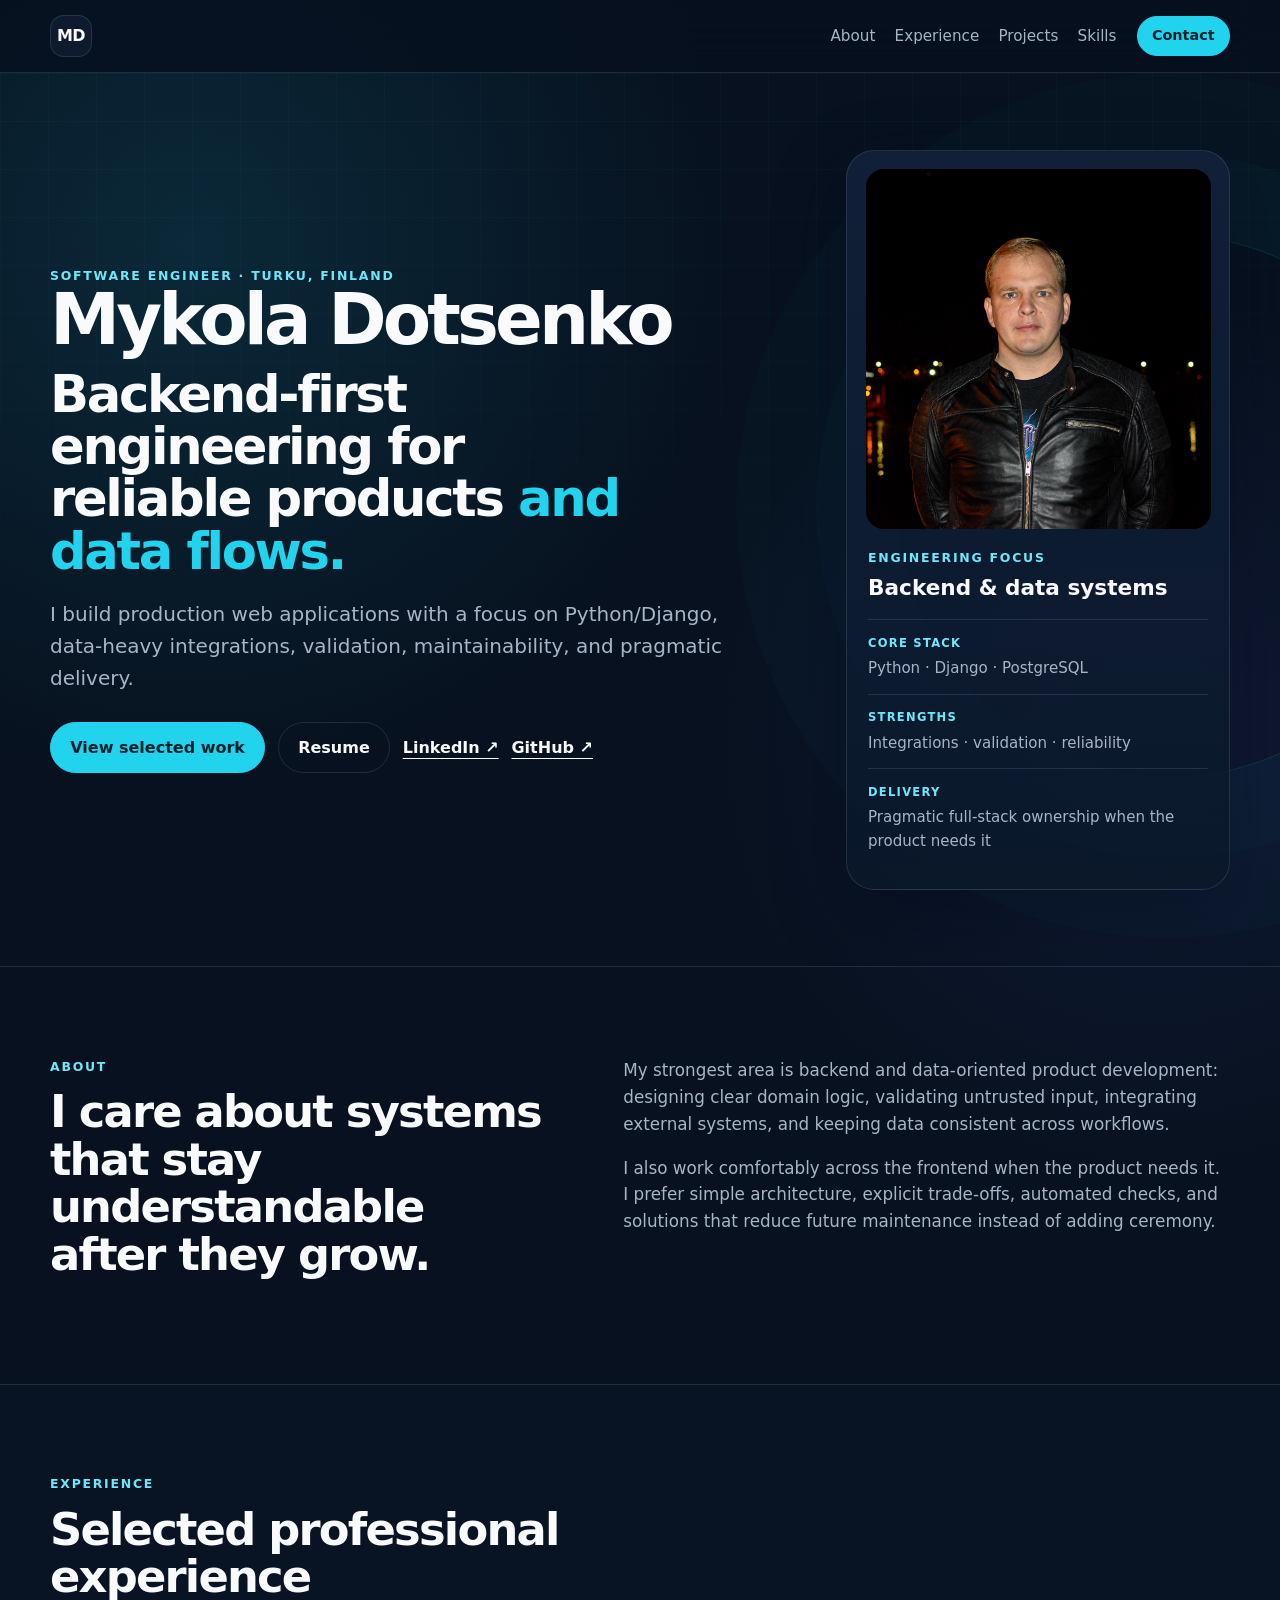
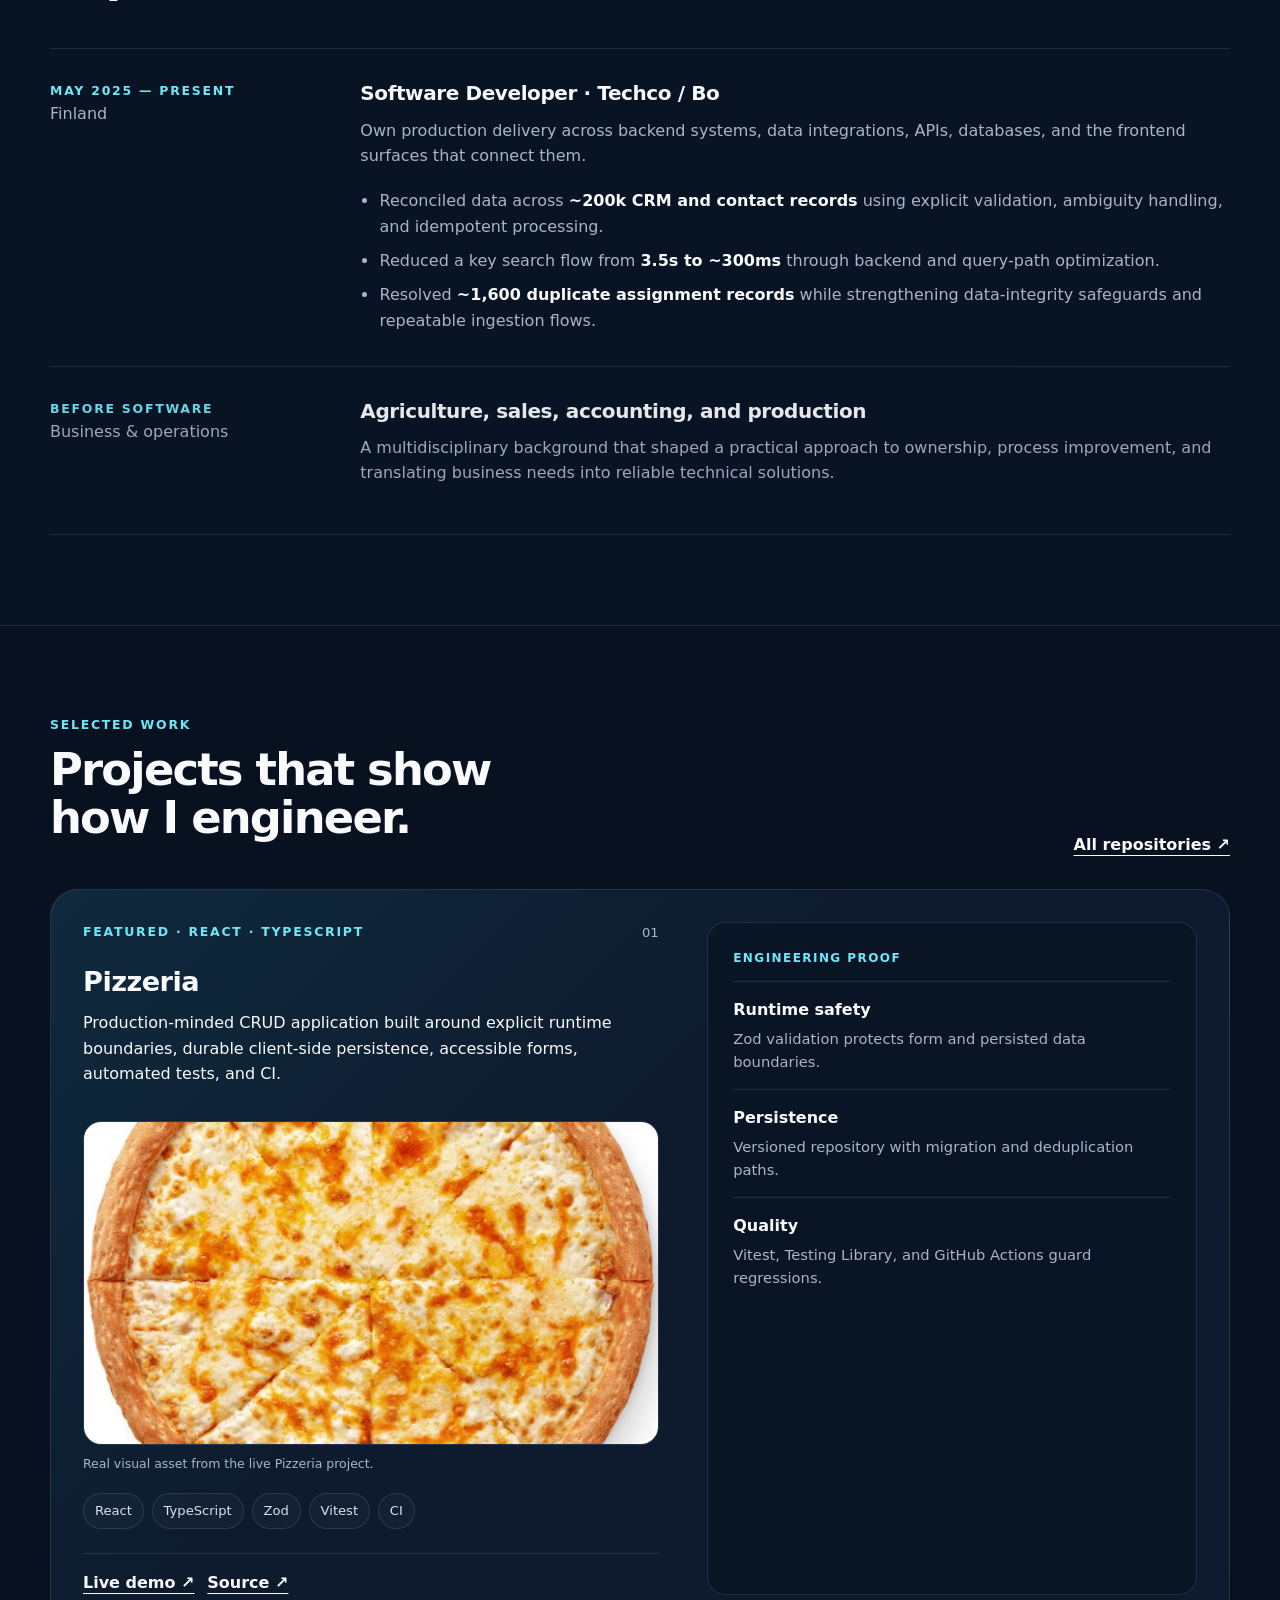
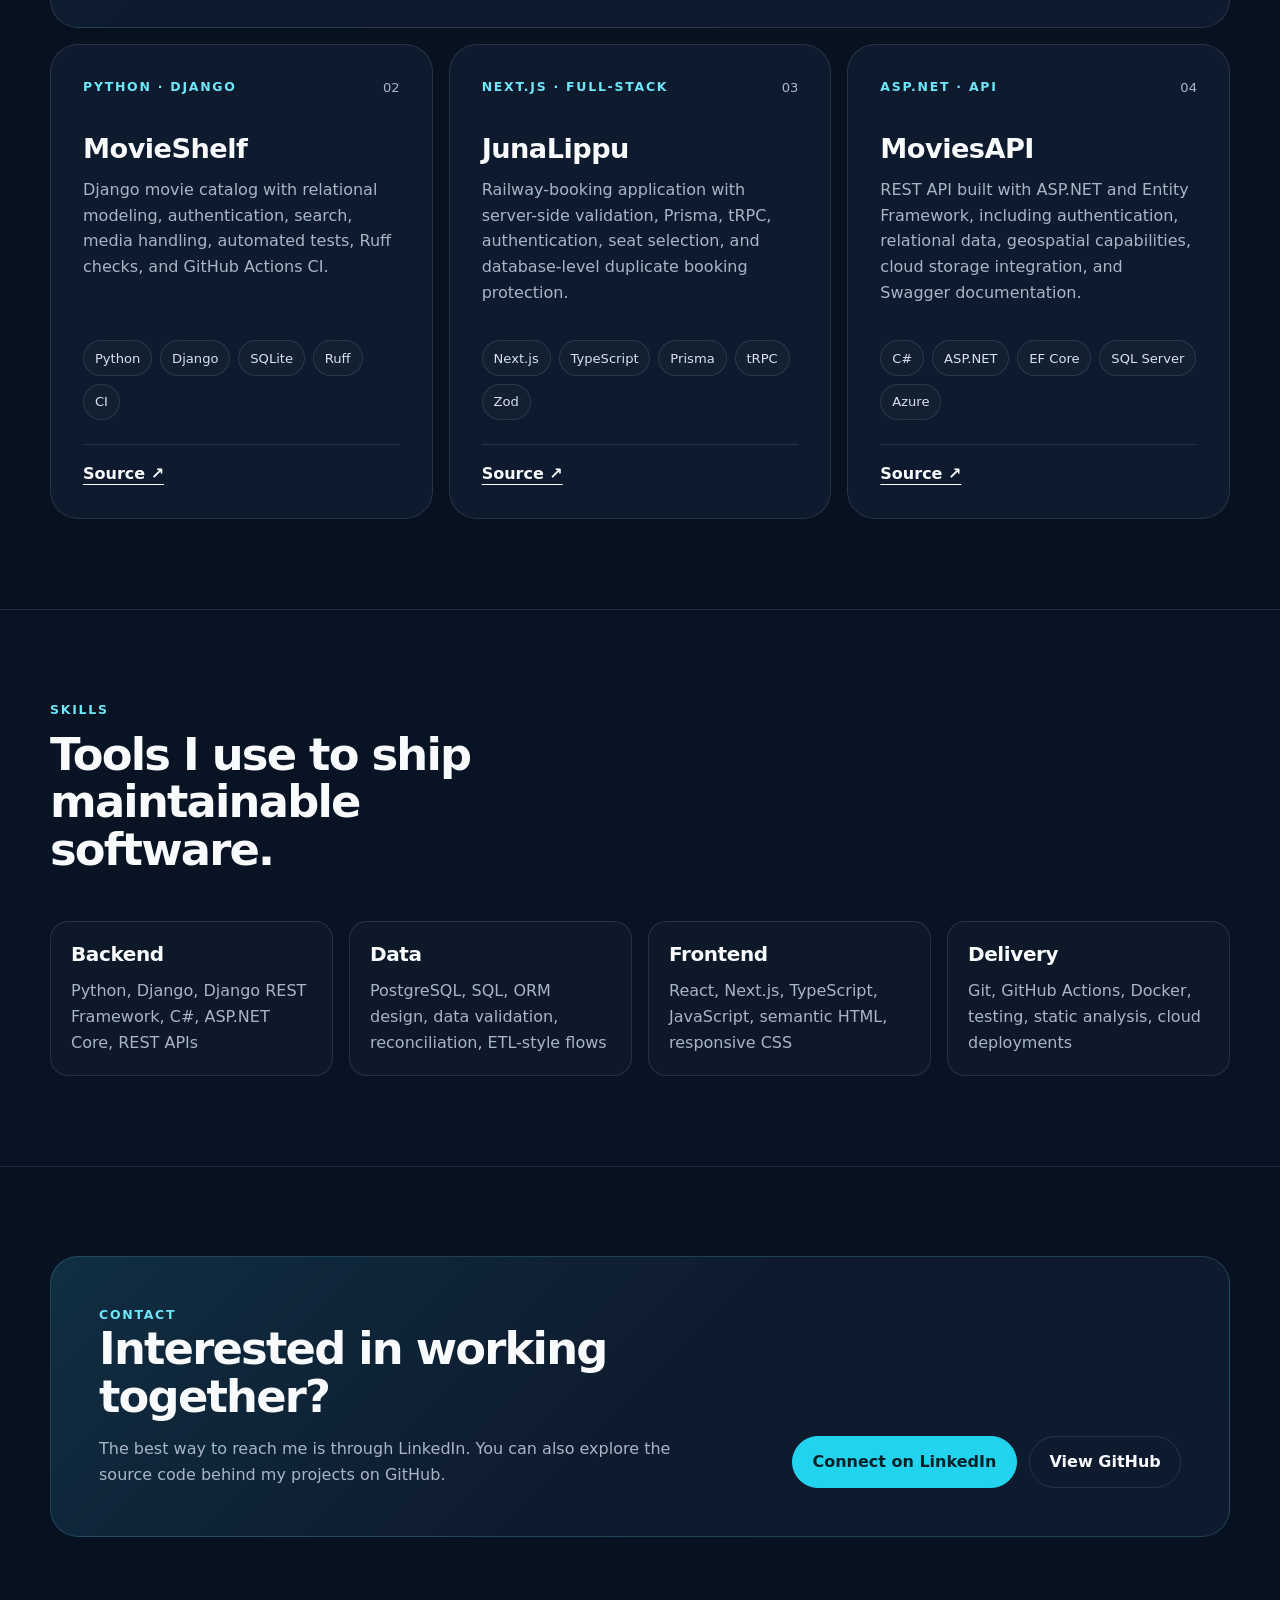
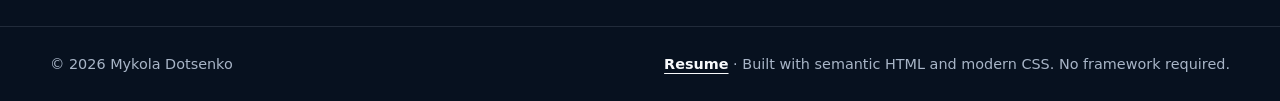
<file: index.html>
<!DOCTYPE html>
<html lang="en">
  <head>
    <meta charset="UTF-8">
    <meta name="viewport" content="width=device-width, initial-scale=1">

    <title>Mykola Dotsenko — Software Engineer</title>
    <meta
      name="description"
      content="Mykola Dotsenko — Software Engineer focused on Python/Django, backend systems, data integrations, and reliable web products.">
    <meta name="robots" content="index, follow">
    <meta name="theme-color" content="#07111f">
    <link rel="canonical" href="https://mykoladotsenko.github.io/developer-profile/">

    <meta property="og:type" content="website">
    <meta property="og:title" content="Mykola Dotsenko — Software Engineer">
    <meta
      property="og:description"
      content="Backend-first software engineering for reliable products and data flows.">
    <meta property="og:url" content="https://mykoladotsenko.github.io/developer-profile/">
    <meta property="og:site_name" content="Mykola Dotsenko — Developer Profile">
    <meta
      property="og:image"
      content="https://mykoladotsenko.github.io/developer-profile/social-preview.png">
    <meta property="og:image:type" content="image/png">
    <meta property="og:image:width" content="1200">
    <meta property="og:image:height" content="630">
    <meta
      property="og:image:alt"
      content="Mykola Dotsenko — Software Engineer focused on backend, data, and integrations.">

    <meta name="twitter:card" content="summary_large_image">
    <meta name="twitter:title" content="Mykola Dotsenko — Software Engineer">
    <meta
      name="twitter:description"
      content="Backend-first software engineering for reliable products and data flows.">
    <meta
      name="twitter:image"
      content="https://mykoladotsenko.github.io/developer-profile/social-preview.png">

    <link rel="icon" href="favicon.svg" type="image/svg+xml">
    <link rel="stylesheet" href="styles.css">
  </head>

  <body>
    <a class="skip-link" href="#main">Skip to main content</a>

    <header class="site-header">
      <div class="container nav-shell">
        <a class="brand" href="#top" aria-label="Mykola Dotsenko home">MD</a>

        <nav class="primary-nav" aria-label="Primary navigation">
          <a href="#about">About</a>
          <a href="#experience">Experience</a>
          <a href="#projects">Projects</a>
          <a href="#skills">Skills</a>
        </nav>

        <a class="button button-small header-contact" href="#contact">Contact</a>
      </div>
    </header>

    <main id="main">
      <section class="hero" id="top">
        <div class="container hero-grid">
          <div class="hero-copy">
            <p class="eyebrow">Software Engineer · Turku, Finland</p>

            <h1>Mykola Dotsenko</h1>

            <p class="hero-statement">
              Backend-first engineering for reliable products
              <span class="accent-text">and data flows.</span>
            </p>

            <p class="lede">
              I build production web applications with a focus on Python/Django,
              data-heavy integrations, validation, maintainability, and pragmatic delivery.
            </p>

            <div class="hero-actions" role="group" aria-label="Primary actions">
              <a class="button" href="#projects">View selected work</a>
              <a class="button button-secondary" href="resume.html">Resume</a>
              <a
                class="text-link"
                href="https://www.linkedin.com/in/mykola-dotsenko/"
                target="_blank"
                rel="noreferrer"
              >
                LinkedIn ↗
              </a>
              <a
                class="text-link"
                href="https://github.com/MykolaDotsenko"
                target="_blank"
                rel="noreferrer"
              >
                GitHub ↗
              </a>
            </div>
          </div>

          <aside class="profile-card" aria-label="Profile summary">
            <img
              class="avatar"
              src="avatar.jpg"
              alt="Portrait of Mykola Dotsenko"
              width="360"
              height="360">

            <div class="profile-intro">
              <p class="profile-label">Engineering focus</p>
              <p class="profile-title">Backend &amp; data systems</p>
            </div>

            <dl class="profile-facts">
              <div>
                <dt>Core stack</dt>
                <dd>Python · Django · PostgreSQL</dd>
              </div>
              <div>
                <dt>Strengths</dt>
                <dd>Integrations · validation · reliability</dd>
              </div>
              <div>
                <dt>Delivery</dt>
                <dd>Pragmatic full-stack ownership when the product needs it</dd>
              </div>
            </dl>
          </aside>
        </div>
      </section>

      <section class="section" id="about">
        <div class="container section-grid">
          <div>
            <p class="section-kicker">About</p>
            <h2>I care about systems that stay understandable after they grow.</h2>
          </div>

          <div class="prose">
            <p>
              My strongest area is backend and data-oriented product development:
              designing clear domain logic, validating untrusted input, integrating
              external systems, and keeping data consistent across workflows.
            </p>
            <p>
              I also work comfortably across the frontend when the product needs it.
              I prefer simple architecture, explicit trade-offs, automated checks,
              and solutions that reduce future maintenance instead of adding ceremony.
            </p>
          </div>
        </div>
      </section>

      <section class="section section-muted" id="experience">
        <div class="container">
          <div class="section-heading">
            <div>
              <p class="section-kicker">Experience</p>
              <h2>Selected professional experience</h2>
            </div>
          </div>

          <article class="timeline-card">
            <div class="timeline-meta">
              <p class="timeline-date">May 2025 — Present</p>
              <p>Finland</p>
            </div>

            <div>
              <h3>Software Developer · Techco / Bo</h3>
              <p class="timeline-summary">
                Own production delivery across backend systems, data integrations, APIs,
                databases, and the frontend surfaces that connect them.
              </p>
              <ul class="bullet-list impact-list">
                <li>
                  Reconciled data across <strong>~200k CRM and contact records</strong>
                  using explicit validation, ambiguity handling, and idempotent processing.
                </li>
                <li>
                  Reduced a key search flow from <strong>3.5s to ~300ms</strong> through
                  backend and query-path optimization.
                </li>
                <li>
                  Resolved <strong>~1,600 duplicate assignment records</strong> while
                  strengthening data-integrity safeguards and repeatable ingestion flows.
                </li>
              </ul>
            </div>
          </article>

          <article class="timeline-card timeline-card-secondary">
            <div class="timeline-meta">
              <p class="timeline-date">Before software</p>
              <p>Business &amp; operations</p>
            </div>

            <div>
              <h3>Agriculture, sales, accounting, and production</h3>
              <p class="timeline-summary">
                A multidisciplinary background that shaped a practical approach to
                ownership, process improvement, and translating business needs into
                reliable technical solutions.
              </p>
            </div>
          </article>
        </div>
      </section>

      <section class="section" id="projects">
        <div class="container">
          <div class="section-heading">
            <div>
              <p class="section-kicker">Selected work</p>
              <h2>Projects that show how I engineer.</h2>
            </div>
            <a
              class="text-link"
              href="https://github.com/MykolaDotsenko"
              target="_blank"
              rel="noreferrer"
            >
              All repositories ↗
            </a>
          </div>

          <div class="project-grid">
            <article class="project-card project-card-featured">
              <div class="featured-project-copy">
                <div class="project-card-topline">
                  <span class="project-type">Featured · React · TypeScript</span>
                  <span aria-hidden="true">01</span>
                </div>
                <h3>Pizzeria</h3>
                <p>
                  Production-minded CRUD application built around explicit runtime
                  boundaries, durable client-side persistence, accessible forms,
                  automated tests, and CI.
                </p>

                <figure class="project-visual">
                  <img
                    src="pizzeria-preview.jpg"
                    alt="Pizza image used in the Pizzeria project interface">
                  <figcaption>Real visual asset from the live Pizzeria project.</figcaption>
                </figure>

                <div class="tag-list">
                  <span>React</span>
                  <span>TypeScript</span>
                  <span>Zod</span>
                  <span>Vitest</span>
                  <span>CI</span>
                </div>
                <div class="project-links">
                  <a
                    href="https://pizza-react-typescript.vercel.app"
                    target="_blank"
                    rel="noreferrer"
                  >
                    Live demo ↗
                  </a>
                  <a
                    href="https://github.com/MykolaDotsenko/Pizzeria-React-Typescript-Project"
                    target="_blank"
                    rel="noreferrer"
                  >
                    Source ↗
                  </a>
                </div>
              </div>

              <aside class="project-proof" aria-label="Pizzeria engineering proof">
                <p class="proof-kicker">Engineering proof</p>
                <dl>
                  <div>
                    <dt>Runtime safety</dt>
                    <dd>Zod validation protects form and persisted data boundaries.</dd>
                  </div>
                  <div>
                    <dt>Persistence</dt>
                    <dd>Versioned repository with migration and deduplication paths.</dd>
                  </div>
                  <div>
                    <dt>Quality</dt>
                    <dd>Vitest, Testing Library, and GitHub Actions guard regressions.</dd>
                  </div>
                </dl>
              </aside>
            </article>

            <article class="project-card project-card-compact">
              <div class="project-card-topline">
                <span class="project-type">Python · Django</span>
                <span aria-hidden="true">02</span>
              </div>
              <h3>MovieShelf</h3>
              <p>
                Django movie catalog with relational modeling, authentication, search,
                media handling, automated tests, Ruff checks, and GitHub Actions CI.
              </p>
              <div class="tag-list">
                <span>Python</span>
                <span>Django</span>
                <span>SQLite</span>
                <span>Ruff</span>
                <span>CI</span>
              </div>
              <div class="project-links">
                <a
                  href="https://github.com/MykolaDotsenko/DjangoMovieProject"
                  target="_blank"
                  rel="noreferrer"
                >
                  Source ↗
                </a>
              </div>
            </article>

            <article class="project-card project-card-compact">
              <div class="project-card-topline">
                <span class="project-type">Next.js · Full-stack</span>
                <span aria-hidden="true">03</span>
              </div>
              <h3>JunaLippu</h3>
              <p>
                Railway-booking application with server-side validation, Prisma,
                tRPC, authentication, seat selection, and database-level duplicate
                booking protection.
              </p>
              <div class="tag-list">
                <span>Next.js</span>
                <span>TypeScript</span>
                <span>Prisma</span>
                <span>tRPC</span>
                <span>Zod</span>
              </div>
              <div class="project-links">
                <a
                  href="https://github.com/MykolaDotsenko/JunaLippu"
                  target="_blank"
                  rel="noreferrer"
                >
                  Source ↗
                </a>
              </div>
            </article>

            <article class="project-card project-card-compact">
              <div class="project-card-topline">
                <span class="project-type">ASP.NET · API</span>
                <span aria-hidden="true">04</span>
              </div>
              <h3>MoviesAPI</h3>
              <p>
                REST API built with ASP.NET and Entity Framework, including
                authentication, relational data, geospatial capabilities, cloud
                storage integration, and Swagger documentation.
              </p>
              <div class="tag-list">
                <span>C#</span>
                <span>ASP.NET</span>
                <span>EF Core</span>
                <span>SQL Server</span>
                <span>Azure</span>
              </div>
              <div class="project-links">
                <a
                  href="https://github.com/MykolaDotsenko/MoviesAPI"
                  target="_blank"
                  rel="noreferrer"
                >
                  Source ↗
                </a>
              </div>
            </article>
          </div>
        </div>
      </section>

      <section class="section section-muted" id="skills">
        <div class="container">
          <div class="section-heading">
            <div>
              <p class="section-kicker">Skills</p>
              <h2>Tools I use to ship maintainable software.</h2>
            </div>
          </div>

          <div class="skill-grid">
            <article class="skill-card">
              <h3>Backend</h3>
              <p>Python, Django, Django REST Framework, C#, ASP.NET Core, REST APIs</p>
            </article>
            <article class="skill-card">
              <h3>Data</h3>
              <p>PostgreSQL, SQL, ORM design, data validation, reconciliation, ETL-style flows</p>
            </article>
            <article class="skill-card">
              <h3>Frontend</h3>
              <p>React, Next.js, TypeScript, JavaScript, semantic HTML, responsive CSS</p>
            </article>
            <article class="skill-card">
              <h3>Delivery</h3>
              <p>Git, GitHub Actions, Docker, testing, static analysis, cloud deployments</p>
            </article>
          </div>
        </div>
      </section>

      <section class="section contact-section" id="contact">
        <div class="container contact-card">
          <div>
            <p class="section-kicker">Contact</p>
            <h2>Interested in working together?</h2>
            <p>
              The best way to reach me is through LinkedIn. You can also explore the
              source code behind my projects on GitHub.
            </p>
          </div>

          <div class="contact-actions">
            <a
              class="button"
              href="https://www.linkedin.com/in/mykola-dotsenko/"
              target="_blank"
              rel="noreferrer"
            >
              Connect on LinkedIn
            </a>
            <a
              class="button button-secondary"
              href="https://github.com/MykolaDotsenko"
              target="_blank"
              rel="noreferrer"
            >
              View GitHub
            </a>
          </div>
        </div>
      </section>
    </main>

    <footer class="site-footer">
      <div class="container footer-shell">
        <p>© 2026 Mykola Dotsenko</p>
        <p>
          <a class="footer-link" href="resume.html">Resume</a>
          · Built with semantic HTML and modern CSS. No framework required.
        </p>
      </div>
    </footer>
  </body>
</html>
</file>
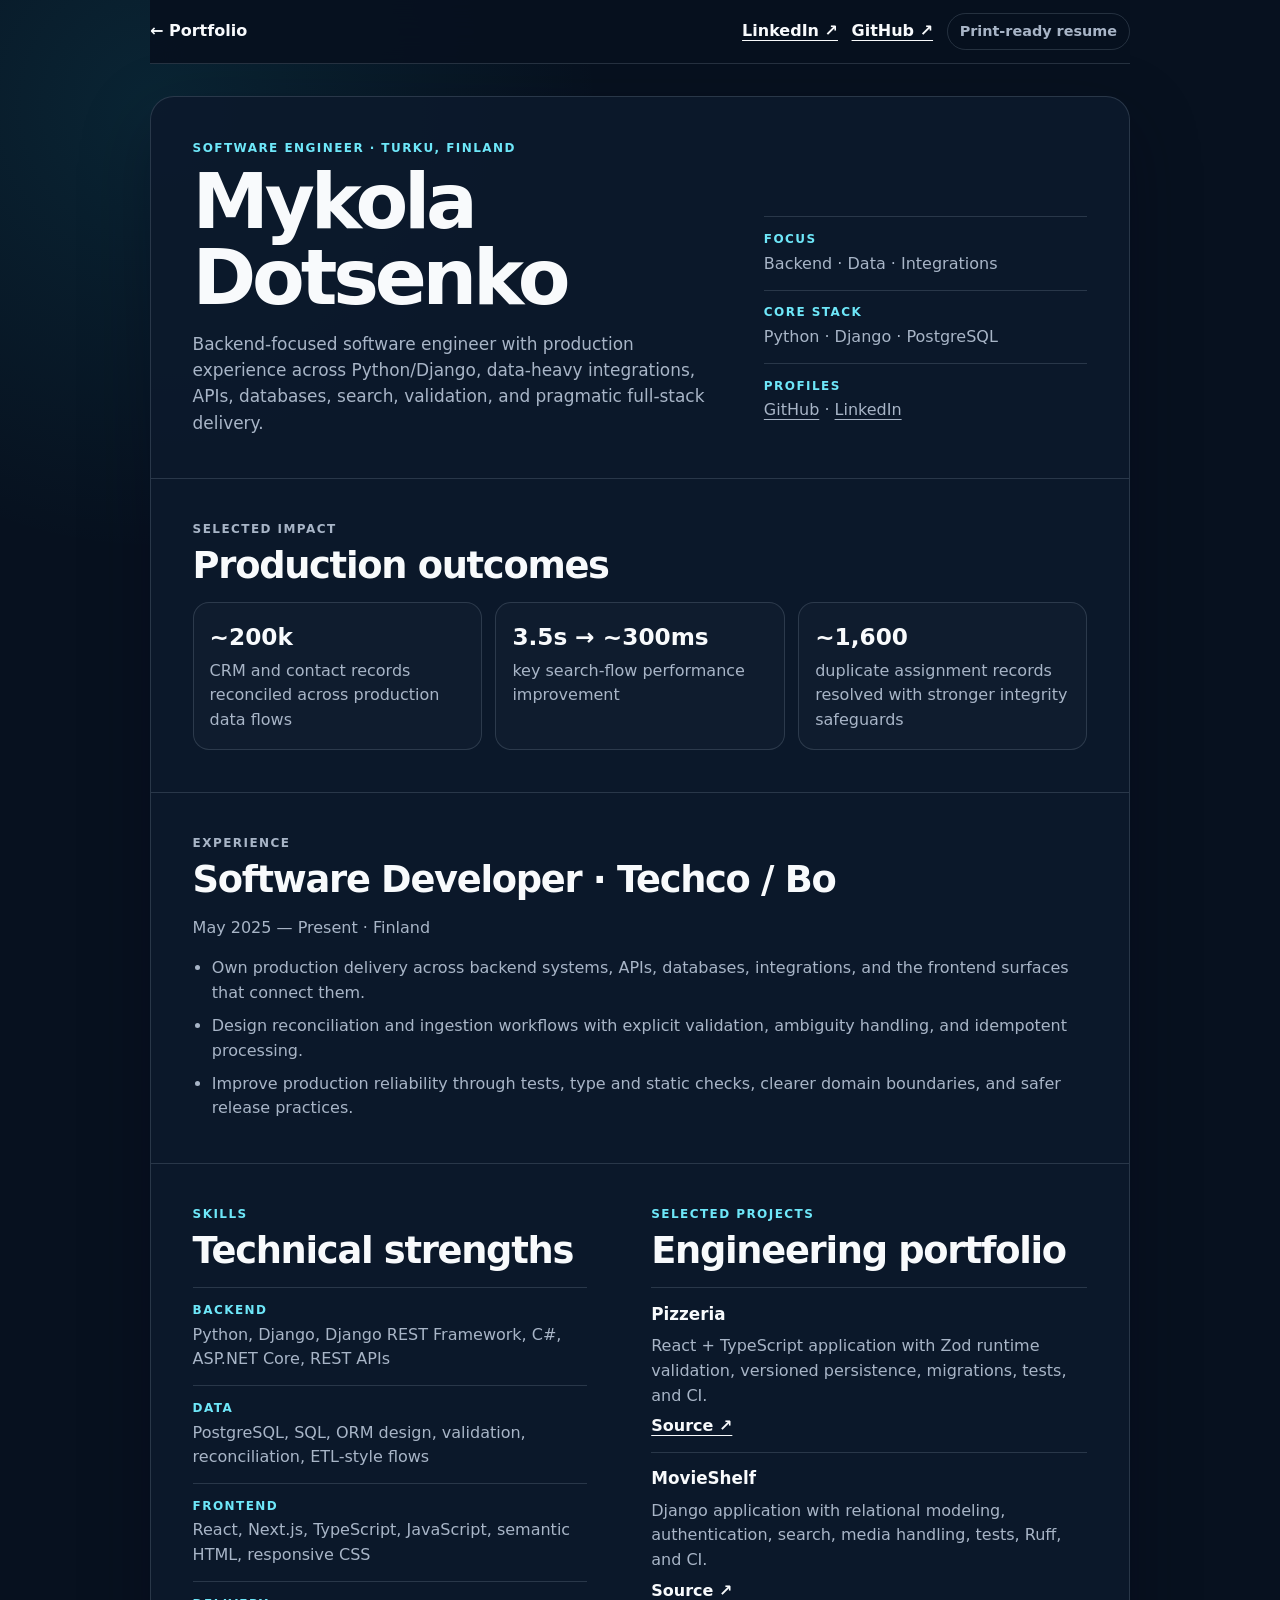
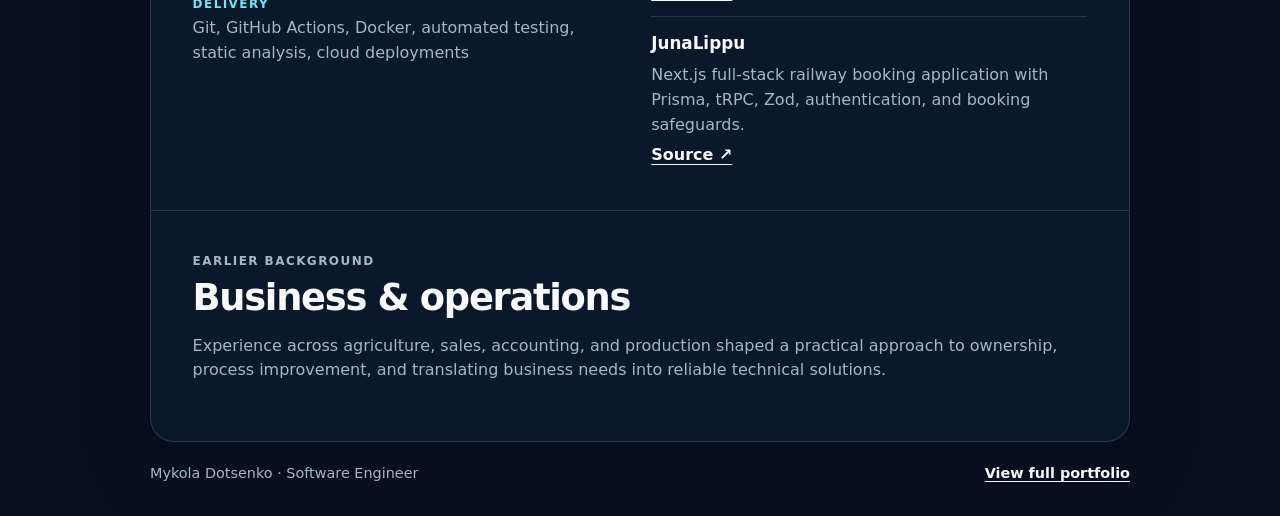
<file: resume.html>
<!DOCTYPE html>
<html lang="en">
  <head>
    <meta charset="UTF-8">
    <meta name="viewport" content="width=device-width, initial-scale=1">

    <title>Mykola Dotsenko — Software Engineer Resume</title>
    <meta
      name="description"
      content="Resume for Mykola Dotsenko, Software Engineer focused on Python/Django, backend systems, data integrations, and production reliability.">
    <meta name="robots" content="index, follow">
    <meta name="theme-color" content="#07111f">
    <link
      rel="canonical"
      href="https://mykoladotsenko.github.io/developer-profile/resume.html">
    <link rel="icon" href="favicon.svg" type="image/svg+xml">
    <link rel="stylesheet" href="resume.css">
  </head>

  <body>
    <a class="skip-link" href="#resume">Skip to resume</a>

    <header class="resume-toolbar" aria-label="Resume actions">
      <a class="toolbar-link" href="index.html">← Portfolio</a>
      <div class="toolbar-actions">
        <a
          href="https://www.linkedin.com/in/mykola-dotsenko/"
          target="_blank"
          rel="noreferrer"
        >
          LinkedIn ↗
        </a>
        <a
          href="https://github.com/MykolaDotsenko"
          target="_blank"
          rel="noreferrer"
        >
          GitHub ↗
        </a>
        <span class="print-note">Print-ready resume</span>
      </div>
    </header>

    <main class="resume" id="resume">
      <section class="resume-hero" aria-labelledby="resume-name">
        <div>
          <p class="eyebrow">Software Engineer · Turku, Finland</p>
          <h1 id="resume-name">Mykola Dotsenko</h1>
          <p class="summary">
            Backend-focused software engineer with production experience across
            Python/Django, data-heavy integrations, APIs, databases, search,
            validation, and pragmatic full-stack delivery.
          </p>
        </div>

        <dl class="identity-facts">
          <div>
            <dt>Focus</dt>
            <dd>Backend · Data · Integrations</dd>
          </div>
          <div>
            <dt>Core stack</dt>
            <dd>Python · Django · PostgreSQL</dd>
          </div>
          <div>
            <dt>Profiles</dt>
            <dd>
              <a href="https://github.com/MykolaDotsenko">GitHub</a>
              ·
              <a href="https://www.linkedin.com/in/mykola-dotsenko/">LinkedIn</a>
            </dd>
          </div>
        </dl>
      </section>

      <section class="resume-section" aria-labelledby="impact-heading">
        <p class="section-kicker">Selected impact</p>
        <h2 id="impact-heading">Production outcomes</h2>

        <div class="metric-grid">
          <article>
            <strong>~200k</strong>
            <span>CRM and contact records reconciled across production data flows</span>
          </article>
          <article>
            <strong>3.5s → ~300ms</strong>
            <span>key search-flow performance improvement</span>
          </article>
          <article>
            <strong>~1,600</strong>
            <span>duplicate assignment records resolved with stronger integrity safeguards</span>
          </article>
        </div>
      </section>

      <section class="resume-section" aria-labelledby="experience-heading">
        <p class="section-kicker">Experience</p>
        <h2 id="experience-heading">Software Developer · Techco / Bo</h2>
        <p class="meta">May 2025 — Present · Finland</p>

        <ul>
          <li>
            Own production delivery across backend systems, APIs, databases,
            integrations, and the frontend surfaces that connect them.
          </li>
          <li>
            Design reconciliation and ingestion workflows with explicit
            validation, ambiguity handling, and idempotent processing.
          </li>
          <li>
            Improve production reliability through tests, type and static
            checks, clearer domain boundaries, and safer release practices.
          </li>
        </ul>
      </section>

      <section class="resume-section split" aria-labelledby="skills-heading">
        <div>
          <p class="section-kicker">Skills</p>
          <h2 id="skills-heading">Technical strengths</h2>

          <dl class="skills-list">
            <div>
              <dt>Backend</dt>
              <dd>Python, Django, Django REST Framework, C#, ASP.NET Core, REST APIs</dd>
            </div>
            <div>
              <dt>Data</dt>
              <dd>PostgreSQL, SQL, ORM design, validation, reconciliation, ETL-style flows</dd>
            </div>
            <div>
              <dt>Frontend</dt>
              <dd>React, Next.js, TypeScript, JavaScript, semantic HTML, responsive CSS</dd>
            </div>
            <div>
              <dt>Delivery</dt>
              <dd>Git, GitHub Actions, Docker, automated testing, static analysis, cloud deployments</dd>
            </div>
          </dl>
        </div>

        <div>
          <p class="section-kicker">Selected projects</p>
          <h2>Engineering portfolio</h2>

          <div class="project-list">
            <article>
              <h3>Pizzeria</h3>
              <p>React + TypeScript application with Zod runtime validation, versioned persistence, migrations, tests, and CI.</p>
              <a href="https://github.com/MykolaDotsenko/Pizzeria-React-Typescript-Project">Source ↗</a>
            </article>
            <article>
              <h3>MovieShelf</h3>
              <p>Django application with relational modeling, authentication, search, media handling, tests, Ruff, and CI.</p>
              <a href="https://github.com/MykolaDotsenko/DjangoMovieProject">Source ↗</a>
            </article>
            <article>
              <h3>JunaLippu</h3>
              <p>Next.js full-stack railway booking application with Prisma, tRPC, Zod, authentication, and booking safeguards.</p>
              <a href="https://github.com/MykolaDotsenko/JunaLippu">Source ↗</a>
            </article>
          </div>
        </div>
      </section>

      <section class="resume-section" aria-labelledby="background-heading">
        <p class="section-kicker">Earlier background</p>
        <h2 id="background-heading">Business &amp; operations</h2>
        <p>
          Experience across agriculture, sales, accounting, and production
          shaped a practical approach to ownership, process improvement, and
          translating business needs into reliable technical solutions.
        </p>
      </section>
    </main>

    <footer class="resume-footer">
      <p>Mykola Dotsenko · Software Engineer</p>
      <a href="index.html">View full portfolio</a>
    </footer>
  </body>
</html>
</file>
<file: styles.css>
/* ==========================================================================
   Design tokens
   ========================================================================== */

:root {
  color-scheme: dark;

  --color-bg: #07111f;
  --color-surface: rgba(17, 31, 52, 0.78);
  --color-text: #f8fafc;
  --color-text-muted: #a8b5c7;
  --color-border: rgba(148, 163, 184, 0.18);
  --color-accent: #6ee7f9;
  --color-accent-strong: #22d3ee;

  --content-width: 1180px;
  --radius-lg: 28px;
  --radius-md: 18px;
  --shadow-lg: 0 24px 70px rgba(2, 8, 23, 0.34);
}


/* ==========================================================================
   Base
   ========================================================================== */

*,
*::before,
*::after {
  box-sizing: border-box;
}

html {
  scroll-behavior: smooth;
}

body {
  margin: 0;
  min-width: 320px;
  overflow-x: hidden;
  background:
    radial-gradient(circle at 15% 5%, rgba(34, 211, 238, 0.12), transparent 34rem),
    radial-gradient(circle at 90% 15%, rgba(99, 102, 241, 0.1), transparent 28rem),
    var(--color-bg);
  color: var(--color-text);
  font-family:
    Inter, ui-sans-serif, system-ui, -apple-system, BlinkMacSystemFont, "Segoe UI",
    sans-serif;
  line-height: 1.6;
  -webkit-font-smoothing: antialiased;
}

img {
  display: block;
  max-width: 100%;
}

a {
  color: inherit;
}

a,
button {
  -webkit-tap-highlight-color: transparent;
}

:focus-visible {
  outline: 3px solid var(--color-accent);
  outline-offset: 4px;
}

.container {
  width: min(calc(100% - 2rem), var(--content-width));
  margin-inline: auto;
}

.skip-link {
  position: fixed;
  top: 1rem;
  left: 1rem;
  z-index: 1000;
  transform: translateY(-200%);
  border-radius: 999px;
  background: var(--color-text);
  color: var(--color-bg);
  padding: 0.7rem 1rem;
  font-weight: 700;
  text-decoration: none;
}

.skip-link:focus {
  transform: translateY(0);
}


/* ==========================================================================
   Typography
   ========================================================================== */

h1,
h2,
h3,
p {
  margin-top: 0;
}

h1 {
  margin-bottom: 0.8rem;
  font-size: clamp(3rem, 5.5vw, 5rem);
  line-height: 0.98;
  letter-spacing: -0.055em;
}

h2 {
  margin-bottom: 1rem;
  font-size: clamp(1.9rem, 3.5vw, 3.15rem);
  line-height: 1.06;
  letter-spacing: -0.04em;
}

h3 {
  margin-bottom: 0.7rem;
  font-size: 1.25rem;
  line-height: 1.25;
  letter-spacing: -0.02em;
}

.accent-text {
  color: var(--color-accent-strong);
}

.eyebrow,
.section-kicker,
.profile-label,
.project-type,
.timeline-date {
  margin: 0;
  color: var(--color-accent);
  font-size: 0.78rem;
  font-weight: 800;
  letter-spacing: 0.14em;
  text-transform: uppercase;
}

.hero-statement {
  max-width: 17ch;
  margin: 0 0 1.35rem;
  font-size: clamp(2rem, 4vw, 3.7rem);
  font-weight: 800;
  line-height: 1.02;
  letter-spacing: -0.045em;
}

.lede {
  max-width: 62ch;
  margin-bottom: 1.7rem;
  color: var(--color-text-muted);
  font-size: clamp(1.05rem, 1.6vw, 1.25rem);
}


/* ==========================================================================
   Header and navigation
   ========================================================================== */

.site-header {
  position: sticky;
  top: 0;
  z-index: 100;
  border-bottom: 1px solid var(--color-border);
  background: rgba(7, 17, 31, 0.82);
  backdrop-filter: blur(18px);
}

.nav-shell {
  display: grid;
  grid-template-columns: auto 1fr auto;
  gap: 1.25rem;
  align-items: center;
  min-height: 72px;
}

.brand {
  display: inline-grid;
  width: 42px;
  height: 42px;
  place-items: center;
  border: 1px solid var(--color-border);
  border-radius: 14px;
  background: var(--color-surface);
  font-weight: 800;
  letter-spacing: -0.04em;
  text-decoration: none;
}

.primary-nav {
  display: flex;
  justify-content: flex-end;
  gap: 1.2rem;
  min-width: 0;
}

.primary-nav a {
  color: var(--color-text-muted);
  font-size: 0.95rem;
  text-decoration: none;
  white-space: nowrap;
}

.primary-nav a:hover {
  color: var(--color-text);
}


/* ==========================================================================
   Buttons and links
   ========================================================================== */

.hero-actions,
.contact-actions,
.project-links {
  display: flex;
  flex-wrap: wrap;
  align-items: center;
  gap: 0.8rem;
}

.button {
  display: inline-flex;
  min-height: 48px;
  align-items: center;
  justify-content: center;
  border: 1px solid var(--color-accent-strong);
  border-radius: 999px;
  background: var(--color-accent-strong);
  color: #04202a;
  padding: 0.75rem 1.2rem;
  font-weight: 800;
  text-decoration: none;
  transition:
    transform 160ms ease,
    background-color 160ms ease,
    border-color 160ms ease;
}

.button:hover {
  transform: translateY(-2px);
  border-color: var(--color-accent);
  background: var(--color-accent);
}

.button-secondary {
  border-color: var(--color-border);
  background: transparent;
  color: var(--color-text);
}

.button-secondary:hover {
  border-color: rgba(148, 163, 184, 0.4);
  background: var(--color-surface);
}

.button-small {
  min-height: 38px;
  padding: 0.48rem 0.9rem;
  font-size: 0.9rem;
}

.text-link,
.project-links a {
  color: var(--color-text);
  font-weight: 700;
  text-decoration-thickness: 1px;
  text-underline-offset: 0.3em;
}

.text-link:hover,
.project-links a:hover {
  color: var(--color-accent);
}


/* ==========================================================================
   Hero
   ========================================================================== */

.hero {
  position: relative;
  isolation: isolate;
  overflow: hidden;
  padding: clamp(3.5rem, 6vw, 5.75rem) 0 clamp(3.5rem, 6vw, 5.25rem);
}

.hero::before {
  position: absolute;
  z-index: -2;
  inset: 0;
  background-image:
    linear-gradient(rgba(110, 231, 249, 0.045) 1px, transparent 1px),
    linear-gradient(90deg, rgba(110, 231, 249, 0.045) 1px, transparent 1px);
  background-size: 48px 48px;
  content: "";
  mask-image: linear-gradient(to bottom, rgba(0, 0, 0, 0.7), transparent 78%);
}

.hero::after {
  position: absolute;
  z-index: -1;
  top: 18%;
  right: -10rem;
  width: 34rem;
  height: 34rem;
  border: 1px solid rgba(34, 211, 238, 0.16);
  border-radius: 50%;
  box-shadow:
    0 0 0 5rem rgba(34, 211, 238, 0.025),
    0 0 0 10rem rgba(34, 211, 238, 0.018);
  content: "";
  pointer-events: none;
}

.hero-grid {
  display: grid;
  grid-template-columns: minmax(0, 1.5fr) minmax(280px, 0.8fr);
  gap: clamp(2rem, 6vw, 5rem);
  align-items: center;
}

.profile-card {
  display: grid;
  gap: 1.15rem;
  border: 1px solid var(--color-border);
  border-radius: var(--radius-lg);
  background: linear-gradient(180deg, rgba(18, 32, 57, 0.96), rgba(10, 24, 42, 0.9));
  padding: 1.15rem;
  box-shadow: var(--shadow-lg);
}

.profile-intro {
  padding-inline: 0.15rem;
}

.profile-title {
  margin: 0.45rem 0 0;
  font-size: 1.35rem;
  font-weight: 800;
  line-height: 1.2;
}

.profile-facts {
  margin: 0;
  padding: 0 0.15rem 0.2rem;
}

.profile-facts div {
  display: grid;
  gap: 0.25rem;
  border-top: 1px solid var(--color-border);
  padding: 0.85rem 0;
}

.profile-facts dt {
  color: var(--color-accent);
  font-size: 0.72rem;
  font-weight: 800;
  letter-spacing: 0.11em;
  text-transform: uppercase;
}

.profile-facts dd {
  margin: 0;
  color: var(--color-text-muted);
  font-size: 0.94rem;
}

.avatar {
  width: 100%;
  aspect-ratio: 1;
  border-radius: calc(var(--radius-lg) - 10px);
  object-fit: cover;
  object-position: center top;
}

.tag-list {
  display: flex;
  flex-wrap: wrap;
  gap: 0.5rem;
}

.tag-list span {
  border: 1px solid var(--color-border);
  border-radius: 999px;
  background: rgba(255, 255, 255, 0.025);
  color: #d8e1ed;
  padding: 0.4rem 0.68rem;
  font-size: 0.82rem;
}


/* ==========================================================================
   Shared sections
   ========================================================================== */

.section {
  padding: clamp(4rem, 7vw, 6rem) 0;
  border-top: 1px solid var(--color-border);
  scroll-margin-top: 6rem;
}

.section-muted {
  background: rgba(9, 22, 38, 0.72);
}

.section-grid {
  display: grid;
  grid-template-columns: minmax(0, 0.9fr) minmax(0, 1.1fr);
  gap: clamp(2rem, 6vw, 5rem);
}

.section-heading {
  display: flex;
  align-items: end;
  justify-content: space-between;
  gap: 1.5rem;
  margin-bottom: 2rem;
}

.section-heading h2,
.section-grid h2 {
  max-width: 17ch;
  margin-top: 0.7rem;
}

.prose {
  max-width: 68ch;
  color: var(--color-text-muted);
  font-size: 1.05rem;
}


/* ==========================================================================
   Experience
   ========================================================================== */

.timeline-card {
  display: grid;
  grid-template-columns: minmax(160px, 0.32fr) minmax(0, 1fr);
  gap: 2rem;
  border-top: 1px solid var(--color-border);
  padding: 2rem 0;
}

.timeline-card:last-child {
  border-bottom: 1px solid var(--color-border);
}

.timeline-meta p:last-child,
.timeline-summary,
.bullet-list {
  color: var(--color-text-muted);
}

.timeline-card-secondary {
  opacity: 0.92;
}

.bullet-list {
  margin: 1.2rem 0 0;
  padding-left: 1.2rem;
}

.bullet-list li + li {
  margin-top: 0.55rem;
}

.impact-list strong {
  color: var(--color-text);
  font-weight: 800;
}


/* ==========================================================================
   Projects
   ========================================================================== */

.project-grid {
  display: grid;
  grid-template-columns: repeat(3, minmax(0, 1fr));
  gap: 1rem;
}

.project-card {
  display: flex;
  min-height: 340px;
  flex-direction: column;
  border: 1px solid var(--color-border);
  border-radius: var(--radius-lg);
  background: var(--color-surface);
  padding: clamp(1.4rem, 3vw, 2rem);
  transition:
    transform 180ms ease,
    border-color 180ms ease,
    background-color 180ms ease;
}

.project-card:hover,
.project-card:focus-within {
  transform: translateY(-4px);
  border-color: rgba(110, 231, 249, 0.34);
  background: rgba(19, 35, 58, 0.96);
}

.project-card-topline {
  display: flex;
  justify-content: space-between;
  margin-bottom: 2.1rem;
  color: var(--color-text-muted);
  font-size: 0.82rem;
}

.project-card h3 {
  font-size: 1.7rem;
}

.project-card > p {
  flex: 1;
  color: var(--color-text-muted);
}

.project-card .tag-list {
  margin: 1.2rem 0 1.5rem;
}

.project-card-featured {
  grid-column: 1 / -1;
  display: grid;
  min-height: 0;
  grid-template-columns: minmax(0, 1.08fr) minmax(300px, 0.92fr);
  gap: clamp(1.5rem, 4vw, 3rem);
  background:
    linear-gradient(135deg, rgba(34, 211, 238, 0.08), transparent 42%),
    var(--color-surface);
}

.featured-project-copy {
  display: flex;
  min-width: 0;
  flex-direction: column;
}

.project-card-featured .project-card-topline {
  margin-bottom: 1.35rem;
}

.project-card-featured .project-links {
  margin-top: auto;
}

.project-visual {
  margin: 1.15rem 0 0;
}

.project-visual img {
  width: 100%;
  aspect-ratio: 16 / 9;
  border: 1px solid var(--color-border);
  border-radius: var(--radius-md);
  object-fit: cover;
}

.project-visual figcaption {
  margin-top: 0.55rem;
  color: var(--color-text-muted);
  font-size: 0.78rem;
}

.project-proof {
  align-self: stretch;
  border: 1px solid var(--color-border);
  border-radius: var(--radius-md);
  background: rgba(7, 17, 31, 0.54);
  padding: clamp(1.2rem, 3vw, 1.6rem);
}

.proof-kicker {
  margin-bottom: 0.8rem;
  color: var(--color-accent);
  font-size: 0.75rem;
  font-weight: 800;
  letter-spacing: 0.12em;
  text-transform: uppercase;
}

.project-proof dl {
  margin: 0;
}

.project-proof dl div {
  border-top: 1px solid var(--color-border);
  padding: 0.95rem 0;
}

.project-proof dl div:last-child {
  padding-bottom: 0;
}

.project-proof dt {
  margin-bottom: 0.25rem;
  font-weight: 800;
}

.project-proof dd {
  margin: 0;
  color: var(--color-text-muted);
  font-size: 0.92rem;
}

.project-links {
  border-top: 1px solid var(--color-border);
  padding-top: 1rem;
}


/* ==========================================================================
   Skills and contact
   ========================================================================== */

.skill-grid {
  display: grid;
  grid-template-columns: repeat(4, minmax(0, 1fr));
  gap: 1rem;
}

.skill-card {
  border: 1px solid var(--color-border);
  border-radius: var(--radius-md);
  background: rgba(255, 255, 255, 0.025);
  padding: 1.25rem;
}

.skill-card p {
  margin-bottom: 0;
  color: var(--color-text-muted);
}

.contact-section {
  border-top: 1px solid var(--color-border);
}

.contact-card {
  display: grid;
  grid-template-columns: minmax(0, 1.2fr) auto;
  gap: 2rem;
  align-items: end;
  border: 1px solid rgba(110, 231, 249, 0.18);
  border-radius: var(--radius-lg);
  background:
    linear-gradient(135deg, rgba(34, 211, 238, 0.1), transparent 50%),
    var(--color-surface);
  padding: clamp(1.6rem, 5vw, 3rem);
}

.contact-card p:not(.section-kicker) {
  max-width: 58ch;
  margin-bottom: 0;
  color: var(--color-text-muted);
}


/* ==========================================================================
   Footer
   ========================================================================== */

.site-footer {
  border-top: 1px solid var(--color-border);
  color: var(--color-text-muted);
  padding: 1.6rem 0;
  font-size: 0.9rem;
}

.footer-shell {
  display: flex;
  align-items: center;
  justify-content: space-between;
  gap: 1.25rem;
}

.footer-shell p {
  margin: 0;
}

.footer-link {
  color: var(--color-text);
  font-weight: 700;
  text-underline-offset: 0.25em;
}

.footer-link:hover {
  color: var(--color-accent);
}


/* ==========================================================================
   Responsive layout
   ========================================================================== */

@media (max-width: 900px) {
  .hero-grid,
  .section-grid,
  .contact-card,
  .project-card-featured {
    grid-template-columns: 1fr;
  }

  .project-grid,
  .skill-grid {
    grid-template-columns: repeat(2, minmax(0, 1fr));
  }

  .profile-card {
    max-width: 560px;
  }

  .contact-actions {
    justify-content: flex-start;
  }

  .project-card-compact:last-child {
    grid-column: 1 / -1;
    width: min(100%, calc(50% - 0.5rem));
    justify-self: center;
  }
}

@media (max-width: 720px) {
  .nav-shell {
    grid-template-columns: 1fr auto;
    gap: 0.75rem 1rem;
    padding-block: 0.75rem;
  }

  .brand {
    grid-column: 1;
    grid-row: 1;
  }

  .header-contact {
    grid-column: 2;
    grid-row: 1;
  }

  .primary-nav {
    grid-column: 1 / -1;
    grid-row: 2;
    justify-content: flex-start;
    gap: 1rem;
    overflow-x: auto;
    padding: 0.65rem 0 0.1rem;
    border-top: 1px solid var(--color-border);
    overscroll-behavior-inline: contain;
    scrollbar-width: none;
  }

  .primary-nav::-webkit-scrollbar {
    display: none;
  }

  .primary-nav a {
    flex: 0 0 auto;
  }

  .section {
    scroll-margin-top: 8rem;
  }

  .hero {
    padding-top: 3.5rem;
  }

  .hero::after {
    top: 24%;
    right: -18rem;
  }

  .project-grid,
  .skill-grid {
    grid-template-columns: 1fr;
  }

  .project-card-compact:last-child {
    grid-column: auto;
    width: 100%;
  }

  .timeline-card {
    grid-template-columns: 1fr;
    gap: 0.8rem;
  }

  .section-heading,
  .footer-shell {
    align-items: flex-start;
    flex-direction: column;
  }

  .project-card {
    min-height: auto;
  }

  h1 {
    font-size: clamp(2.8rem, 14vw, 4rem);
  }

  .hero-statement {
    font-size: clamp(2.05rem, 10vw, 3.15rem);
  }
}


/* ==========================================================================
   Motion preferences
   ========================================================================== */

@media (prefers-reduced-motion: reduce) {
  html {
    scroll-behavior: auto;
  }

  *,
  *::before,
  *::after {
    scroll-behavior: auto !important;
    transition-duration: 0.01ms !important;
  }

  .button:hover,
  .project-card:hover,
  .project-card:focus-within {
    transform: none;
  }
}
</file>
<file: resume.css>
:root {
  color-scheme: dark;
  --bg: #07111f;
  --surface: #101f34;
  --text: #f8fafc;
  --muted: #a8b5c7;
  --border: rgba(148, 163, 184, 0.22);
  --accent: #22d3ee;
  --paper-width: 980px;
}

*,
*::before,
*::after {
  box-sizing: border-box;
}

html {
  scroll-behavior: smooth;
}

body {
  margin: 0;
  min-width: 320px;
  background:
    radial-gradient(circle at 12% 5%, rgba(34, 211, 238, 0.1), transparent 28rem),
    var(--bg);
  color: var(--text);
  font-family:
    Inter, ui-sans-serif, system-ui, -apple-system, BlinkMacSystemFont, "Segoe UI",
    sans-serif;
  line-height: 1.55;
  -webkit-font-smoothing: antialiased;
}

a {
  color: inherit;
  text-underline-offset: 0.24em;
}

a:hover {
  color: var(--accent);
}

.toolbar-link,
.toolbar-actions a,
.print-note {
  font: inherit;
}

:focus-visible {
  outline: 3px solid #6ee7f9;
  outline-offset: 4px;
}

.skip-link {
  position: fixed;
  top: 1rem;
  left: 1rem;
  z-index: 100;
  transform: translateY(-200%);
  border-radius: 999px;
  background: var(--text);
  color: var(--bg);
  padding: 0.7rem 1rem;
  font-weight: 800;
  text-decoration: none;
}

.skip-link:focus {
  transform: translateY(0);
}

.resume-toolbar {
  position: sticky;
  top: 0;
  z-index: 20;
  display: flex;
  width: min(calc(100% - 2rem), var(--paper-width));
  min-height: 64px;
  align-items: center;
  justify-content: space-between;
  gap: 1rem;
  margin-inline: auto;
  border-bottom: 1px solid var(--border);
  background: rgba(7, 17, 31, 0.92);
  backdrop-filter: blur(16px);
}

.toolbar-link,
.toolbar-actions a,
.print-note {
  font-weight: 750;
}

.toolbar-link {
  text-decoration: none;
}

.toolbar-actions {
  display: flex;
  flex-wrap: wrap;
  align-items: center;
  justify-content: flex-end;
  gap: 0.85rem;
}

.print-note {
  border: 1px solid var(--border);
  border-radius: 999px;
  color: var(--muted);
  padding: 0.42rem 0.75rem;
  font-size: 0.9rem;
}

.resume {
  width: min(calc(100% - 2rem), var(--paper-width));
  margin: 2rem auto 0;
  border: 1px solid var(--border);
  border-radius: 24px;
  background: rgba(12, 26, 44, 0.92);
  box-shadow: 0 24px 70px rgba(2, 8, 23, 0.3);
}

.resume-hero,
.resume-section {
  padding: clamp(1.5rem, 4vw, 2.6rem);
}

.resume-hero {
  display: grid;
  grid-template-columns: minmax(0, 1.25fr) minmax(260px, 0.75fr);
  gap: 2rem;
  align-items: end;
}

.resume-section {
  border-top: 1px solid var(--border);
}

.eyebrow,
.section-kicker,
.identity-facts dt,
.skills-list dt {
  margin: 0;
  color: #6ee7f9;
  font-size: 0.75rem;
  font-weight: 800;
  letter-spacing: 0.12em;
  text-transform: uppercase;
}

h1,
h2,
h3,
p {
  margin-top: 0;
}

h1 {
  margin: 0.45rem 0 1rem;
  font-size: clamp(2.7rem, 7vw, 4.8rem);
  line-height: 0.98;
  letter-spacing: -0.055em;
}

h2 {
  margin: 0.45rem 0 1rem;
  font-size: clamp(1.55rem, 3vw, 2.3rem);
  line-height: 1.08;
  letter-spacing: -0.035em;
}

h3 {
  margin-bottom: 0.45rem;
  font-size: 1.05rem;
}

.summary,
.meta,
.resume-section > p,
.skills-list dd,
.project-list p,
.metric-grid span,
.identity-facts dd {
  color: var(--muted);
}

.summary {
  max-width: 60ch;
  margin-bottom: 0;
  font-size: 1.06rem;
}

.identity-facts,
.skills-list {
  margin: 0;
}

.identity-facts div,
.skills-list div {
  border-top: 1px solid var(--border);
  padding: 0.8rem 0;
}

.identity-facts dd,
.skills-list dd {
  margin: 0.2rem 0 0;
}

.metric-grid {
  display: grid;
  grid-template-columns: repeat(3, minmax(0, 1fr));
  gap: 0.85rem;
}

.metric-grid article {
  border: 1px solid var(--border);
  border-radius: 16px;
  background: rgba(255, 255, 255, 0.02);
  padding: 1rem;
}

.metric-grid strong,
.metric-grid span {
  display: block;
}

.metric-grid strong {
  margin-bottom: 0.25rem;
  font-size: 1.45rem;
}

.resume-section ul {
  margin-bottom: 0;
  padding-left: 1.2rem;
  color: var(--muted);
}

.resume-section li + li {
  margin-top: 0.5rem;
}

.split {
  display: grid;
  grid-template-columns: minmax(0, 0.95fr) minmax(0, 1.05fr);
  gap: clamp(2rem, 5vw, 4rem);
}

.project-list {
  display: grid;
  gap: 0.8rem;
}

.project-list article {
  border-top: 1px solid var(--border);
  padding-top: 0.8rem;
}

.project-list p {
  margin-bottom: 0.35rem;
}

.project-list a {
  font-weight: 750;
}

.resume-footer {
  display: flex;
  width: min(calc(100% - 2rem), var(--paper-width));
  align-items: center;
  justify-content: space-between;
  gap: 1rem;
  margin: 0 auto;
  padding: 1.25rem 0 2rem;
  color: var(--muted);
  font-size: 0.9rem;
}

.resume-footer p {
  margin: 0;
}

.resume-footer a {
  color: var(--text);
  font-weight: 750;
}

@media (max-width: 760px) {
  .resume-toolbar,
  .resume-hero,
  .split,
  .resume-footer {
    grid-template-columns: 1fr;
  }

  .resume-toolbar,
  .resume-footer {
    align-items: flex-start;
    flex-direction: column;
    padding-block: 0.8rem;
  }

  .toolbar-actions {
    justify-content: flex-start;
  }

  .resume-hero,
  .split {
    display: grid;
  }

  .metric-grid {
    grid-template-columns: 1fr;
  }
}

@media print {
  :root {
    color-scheme: light;
  }

  body {
    background: #fff;
    color: #111827;
    font-size: 10.5pt;
  }

  .resume-toolbar,
  .resume-footer,
  .skip-link {
    display: none;
  }

  .resume {
    width: 100%;
    margin: 0;
    border: 0;
    border-radius: 0;
    background: #fff;
    box-shadow: none;
  }

  .resume-hero,
  .resume-section {
    padding: 14pt 0;
  }

  .resume-section {
    border-top: 1px solid #cbd5e1;
  }

  .eyebrow,
  .section-kicker,
  .identity-facts dt,
  .skills-list dt {
    color: #0e7490;
  }

  .summary,
  .meta,
  .resume-section > p,
  .skills-list dd,
  .project-list p,
  .metric-grid span,
  .identity-facts dd,
  .resume-section ul {
    color: #334155;
  }

  .metric-grid article {
    border-color: #cbd5e1;
    background: #fff;
  }

  a {
    color: inherit;
    text-decoration: none;
  }
}
</file>
